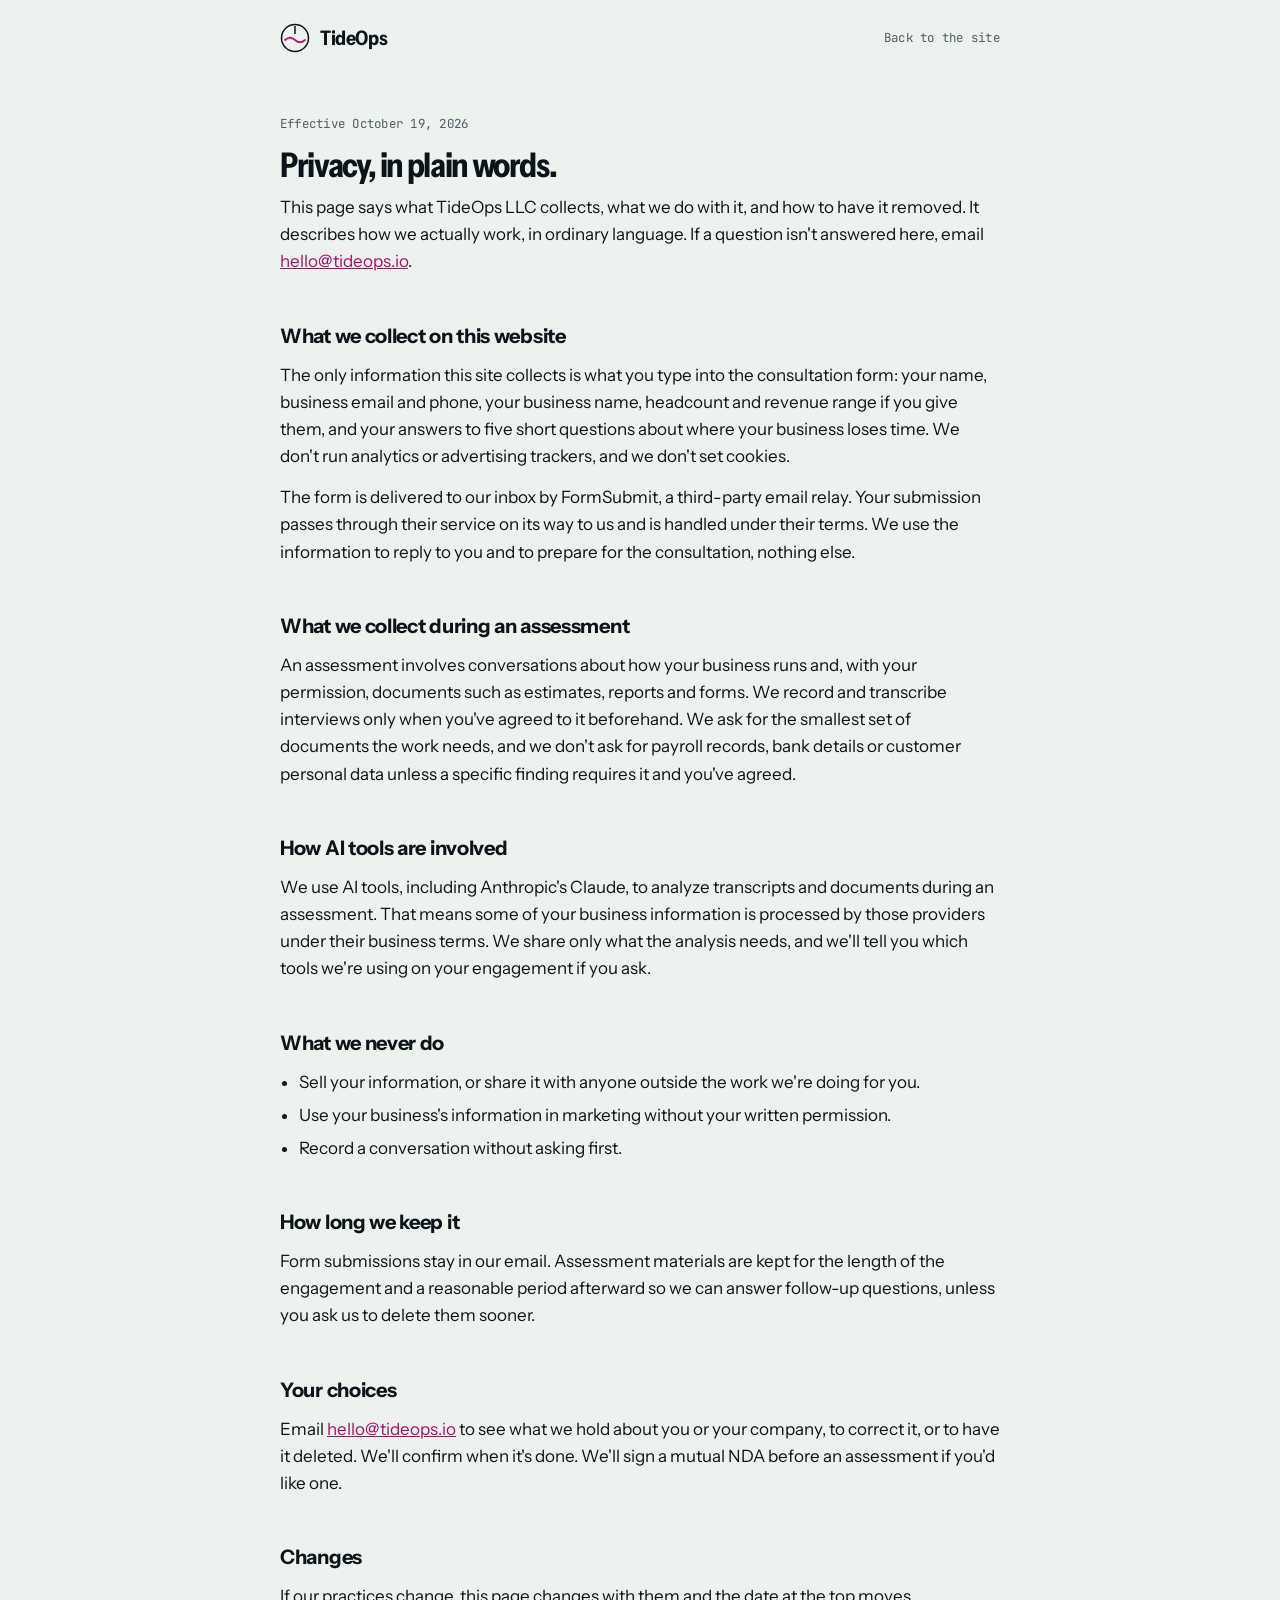
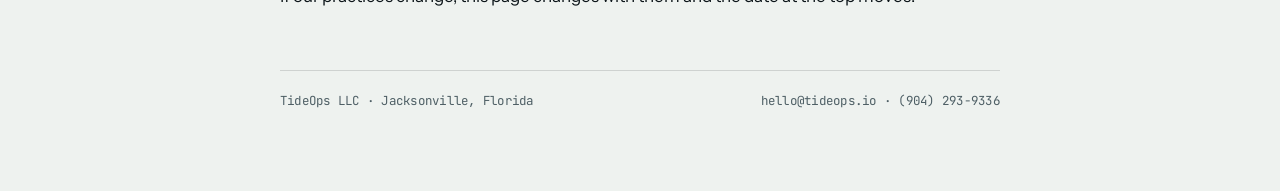
<file: privacy.html>
<!doctype html>
<html lang="en">
<head>
<meta charset="utf-8">
<meta name="viewport" content="width=device-width,initial-scale=1,viewport-fit=cover">
<title>Privacy | TideOps</title>
<meta name="description" content="What TideOps collects, how it is used, and how to have it removed.">
<link rel="canonical" href="https://tideops.io/privacy">
<meta name="theme-color" content="#0C1B22">
<link rel="icon" href="data:image/svg+xml,%3Csvg xmlns=%27http://www.w3.org/2000/svg%27 viewBox=%270 0 32 32%27%3E%3Crect width=%2732%27 height=%2732%27 rx=%276%27 fill=%27%230C1B22%27/%3E%3Cpath d=%27M5 18c3.7-3.4 7.3-3.4 11 0s7.3 3.4 11 0%27 stroke=%27%23C2187A%27 stroke-width=%272.4%27 fill=%27none%27 stroke-linecap=%27round%27/%3E%3Cpath d=%27M16 5v7%27 stroke=%27%23EEF2EF%27 stroke-width=%272%27 stroke-linecap=%27round%27/%3E%3C/svg%3E">
<link rel="preconnect" href="https://fonts.googleapis.com">
<link rel="preconnect" href="https://fonts.gstatic.com" crossorigin>
<link rel="stylesheet" href="https://fonts.googleapis.com/css2?family=Instrument+Sans:wdth,wght@75..100,400..700&family=JetBrains+Mono:wght@400;500&display=swap">
<style>
:root{--paper:#EEF2EF;--ink:#0B1418;--muted:#4E5F65;--ln:rgba(11,20,24,.14);--magenta:#C2187A;--acc:#A5106A;--f-sans:"Instrument Sans","Helvetica Neue",Arial,sans-serif;--f-mono:"JetBrains Mono",ui-monospace,Menlo,monospace;color-scheme:light}
*{box-sizing:border-box}
body{margin:0;background:var(--paper);color:var(--ink);font-family:var(--f-sans);font-size:1.0625rem;line-height:1.6;-webkit-font-smoothing:antialiased}
.wrap{max-width:760px;margin:0 auto;padding:0 max(20px,env(safe-area-inset-left)) 80px max(20px,env(safe-area-inset-right))}
header{display:flex;justify-content:space-between;align-items:center;padding:22px 0 60px}
.brand{display:flex;align-items:center;gap:10px;text-decoration:none;color:inherit;font-weight:700;font-size:1.25rem;letter-spacing:-.02em;font-stretch:88%}
.mono{font-family:var(--f-mono);font-size:.78rem;letter-spacing:.02em;color:var(--muted)}
h1{font-size:clamp(2.4rem,1.5rem+3vw,3.6rem);line-height:1;letter-spacing:-.04em;font-stretch:84%;margin:0 0 12px}
h2{font-size:1.25rem;letter-spacing:-.015em;margin:44px 0 10px}
p{margin:0 0 14px}
ul{padding-left:1.2rem;margin:0 0 14px}
li{margin-bottom:6px}
a{color:var(--acc)}
.foot{margin-top:60px;padding-top:20px;border-top:1px solid var(--ln);display:flex;flex-wrap:wrap;gap:16px;justify-content:space-between;color:var(--muted)}
</style>
</head>
<body>
<div class="wrap">
  <header>
    <a class="brand" href="/"><svg width="30" height="30" viewBox="0 0 30 30" fill="none" aria-hidden="true"><circle cx="15" cy="15" r="13.5" stroke="currentColor" stroke-width="1.5"/><path d="M5 17c3.3-3 6.7-3 10 0s6.7 3 10 0" stroke="#C2187A" stroke-width="1.8" stroke-linecap="round"/><path d="M15 3v8" stroke="currentColor" stroke-width="1.5"/></svg>TideOps</a>
    <a class="mono" href="/" style="text-decoration:none">Back to the site</a>
  </header>
  <main>
    <p class="mono">Effective October 19, 2026</p>
    <h1>Privacy, in plain words.</h1>
    <p>This page says what TideOps LLC collects, what we do with it, and how to have it removed. It describes how we actually work, in ordinary language. If a question isn't answered here, email <a href="mailto:hello@tideops.io">hello@tideops.io</a>.</p>

    <h2>What we collect on this website</h2>
    <p>The only information this site collects is what you type into the consultation form: your name, business email and phone, your business name, headcount and revenue range if you give them, and your answers to five short questions about where your business loses time. We don't run analytics or advertising trackers, and we don't set cookies.</p>
    <p>The form is delivered to our inbox by FormSubmit, a third-party email relay. Your submission passes through their service on its way to us and is handled under their terms. We use the information to reply to you and to prepare for the consultation, nothing else.</p>

    <h2>What we collect during an assessment</h2>
    <p>An assessment involves conversations about how your business runs and, with your permission, documents such as estimates, reports and forms. We record and transcribe interviews only when you've agreed to it beforehand. We ask for the smallest set of documents the work needs, and we don't ask for payroll records, bank details or customer personal data unless a specific finding requires it and you've agreed.</p>

    <h2>How AI tools are involved</h2>
    <p>We use AI tools, including Anthropic's Claude, to analyze transcripts and documents during an assessment. That means some of your business information is processed by those providers under their business terms. We share only what the analysis needs, and we'll tell you which tools we're using on your engagement if you ask.</p>

    <h2>What we never do</h2>
    <ul>
      <li>Sell your information, or share it with anyone outside the work we're doing for you.</li>
      <li>Use your business's information in marketing without your written permission.</li>
      <li>Record a conversation without asking first.</li>
    </ul>

    <h2>How long we keep it</h2>
    <p>Form submissions stay in our email. Assessment materials are kept for the length of the engagement and a reasonable period afterward so we can answer follow-up questions, unless you ask us to delete them sooner.</p>

    <h2>Your choices</h2>
    <p>Email <a href="mailto:hello@tideops.io">hello@tideops.io</a> to see what we hold about you or your company, to correct it, or to have it deleted. We'll confirm when it's done. We'll sign a mutual NDA before an assessment if you'd like one.</p>

    <h2>Changes</h2>
    <p>If our practices change, this page changes with them and the date at the top moves.</p>
  </main>
  <div class="foot mono"><span>TideOps LLC · Jacksonville, Florida</span><span>hello@tideops.io · (904) 293-9336</span></div>
</div>
</body>
</html>
</file>
